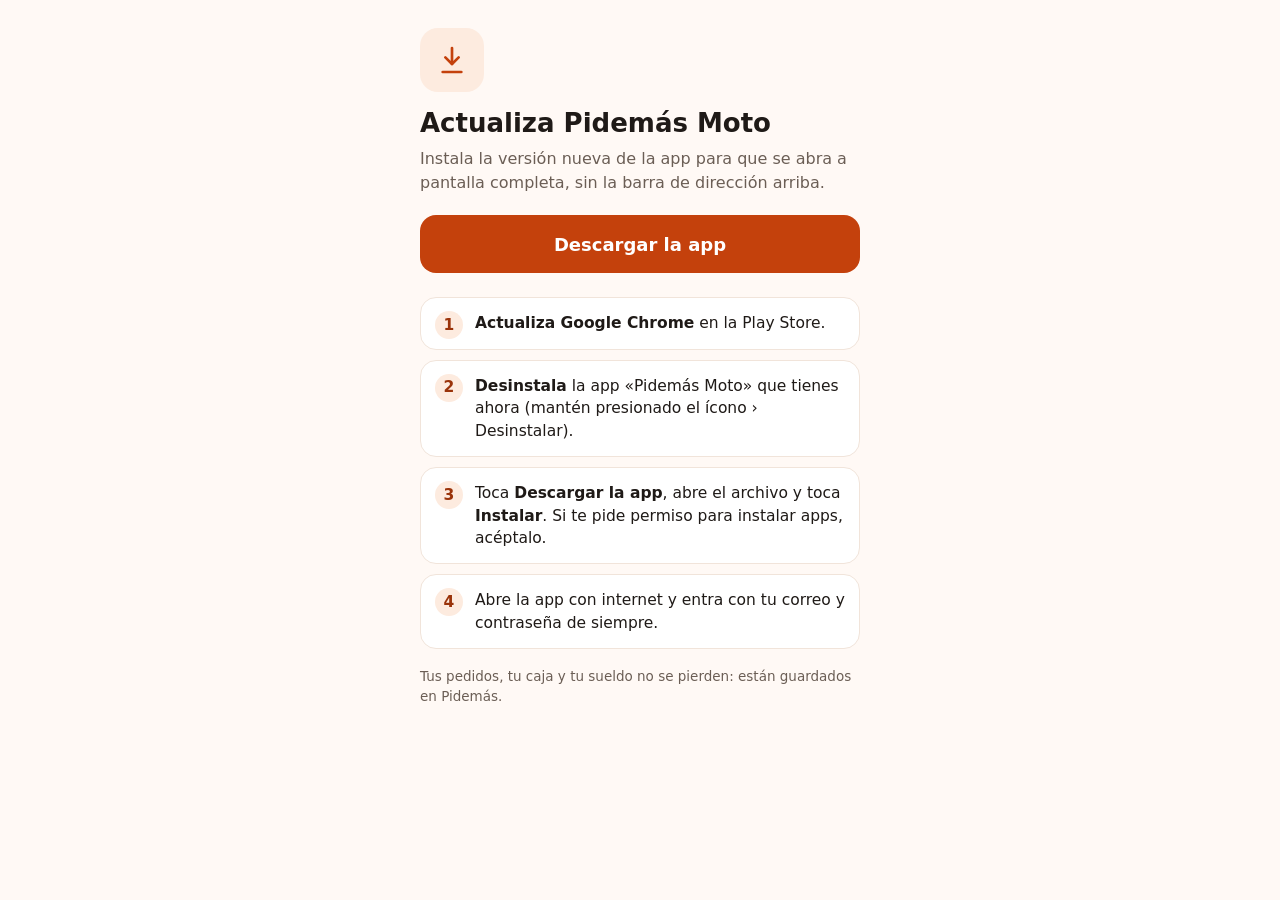
<file: app-moto/index.html>
<!DOCTYPE html>
<html lang="es"><head><meta charset="utf-8"><meta name="viewport" content="width=device-width,initial-scale=1,viewport-fit=cover">
<title>Actualiza Pidemás Moto</title><meta name="theme-color" content="#FFFFFF"><link rel="icon" href="https://pidemas.pe/favicon-32.png">
<style>
body{margin:0;background:#FFF9F5;font-family:Inter,system-ui,-apple-system,Segoe UI,Roboto,sans-serif;color:#1F1A17}
.w{max-width:440px;margin:0 auto;padding:28px 20px 40px}
.ic{width:64px;height:64px;border-radius:18px;background:#FDEBDF;display:flex;align-items:center;justify-content:center;margin-bottom:16px}
h1{font-size:26px;line-height:1.2;margin:0 0 8px}
p{font-size:16px;line-height:1.5;color:#6B5E55;margin:0 0 20px}
.b{display:flex;align-items:center;justify-content:center;height:58px;border-radius:16px;background:#C4410C;color:#fff;font-weight:800;font-size:18px;text-decoration:none;margin:0 0 24px}
ol{margin:0;padding:0;list-style:none;counter-reset:n}
li{counter-increment:n;position:relative;background:#fff;border:1px solid #F1E4DA;border-radius:16px;padding:14px 14px 14px 54px;margin-bottom:10px;font-size:15.5px;line-height:1.45}
li::before{content:counter(n);position:absolute;left:14px;top:13px;width:28px;height:28px;border-radius:50%;background:#FDEBDF;color:#9A330A;font-weight:800;display:flex;align-items:center;justify-content:center}
small{display:block;margin-top:18px;font-size:13.5px;color:#6B5E55;line-height:1.45}
</style></head><body><div class="w">
<div class="ic"><svg width="32" height="32" viewBox="0 0 24 24" fill="none" stroke="#C4410C" stroke-width="2" stroke-linecap="round" stroke-linejoin="round"><path d="M12 3v12"/><path d="m7 10 5 5 5-5"/><path d="M5 21h14"/></svg></div>
<h1>Actualiza Pidemás Moto</h1>
<p>Instala la versión nueva de la app para que se abra a pantalla completa, sin la barra de dirección arriba.</p>
<a class="b" href="https://github.com/pidemasdelivery/motorizado/releases/latest/download/pidemas-motorizado.apk">Descargar la app</a>
<ol>
<li><b>Actualiza Google Chrome</b> en la Play Store.</li>
<li><b>Desinstala</b> la app «Pidemás Moto» que tienes ahora (mantén presionado el ícono › Desinstalar).</li>
<li>Toca <b>Descargar la app</b>, abre el archivo y toca <b>Instalar</b>. Si te pide permiso para instalar apps, acéptalo.</li>
<li>Abre la app con internet y entra con tu correo y contraseña de siempre.</li>
</ol>
<small>Tus pedidos, tu caja y tu sueldo no se pierden: están guardados en Pidemás.</small>
</div></body></html>
</file>
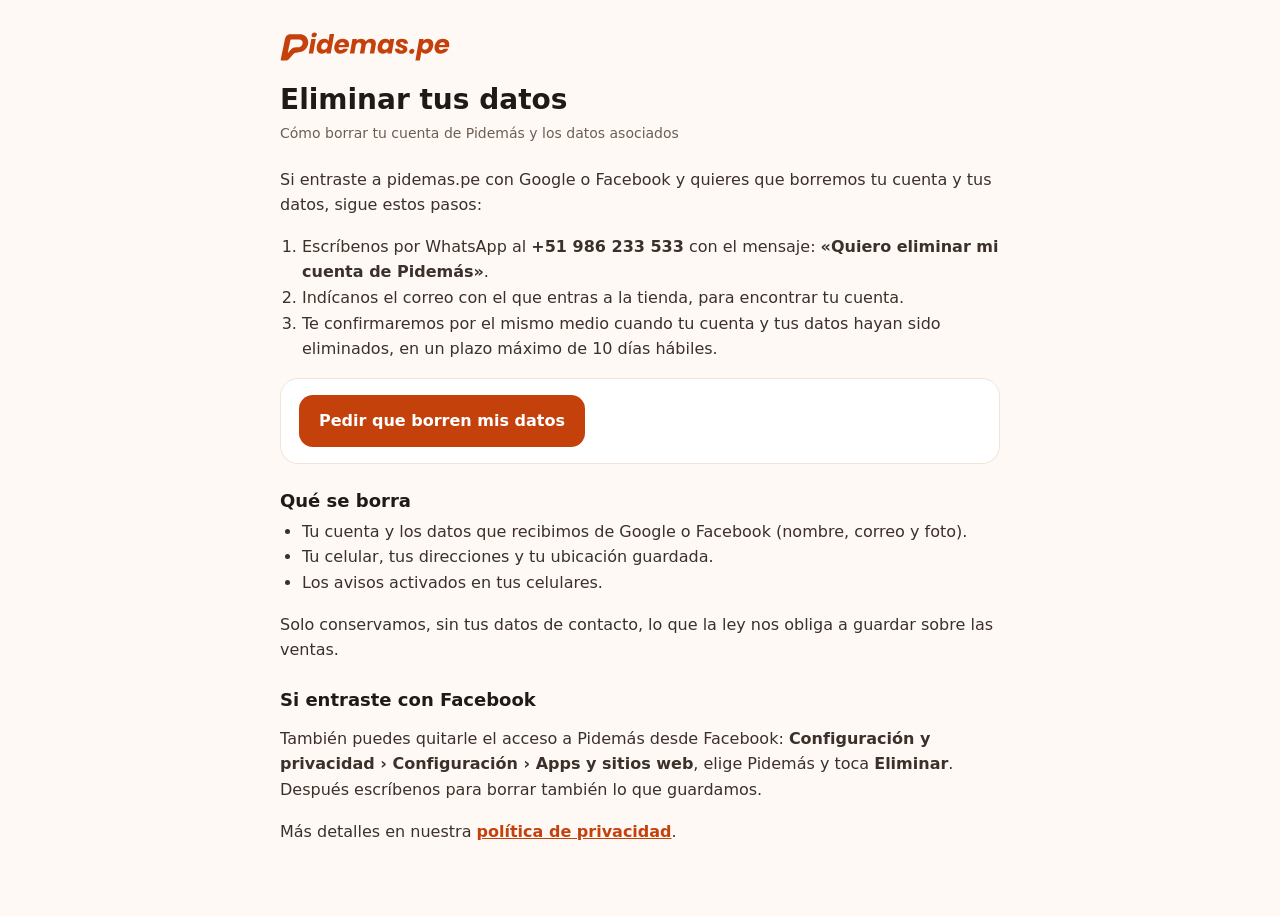
<file: eliminar-datos/index.html>
<!DOCTYPE html>
<html lang="es"><head><meta charset="utf-8"><meta name="viewport" content="width=device-width,initial-scale=1">
<title>Eliminar tus datos · Pidemás Delivery</title><meta name="theme-color" content="#FFFFFF"><link rel="icon" href="/favicon-32.png"><style>
body{margin:0;background:#FFF9F5;font-family:Inter,system-ui,-apple-system,Segoe UI,Roboto,sans-serif;color:#1F1A17}
.w{max-width:720px;margin:0 auto;padding:28px 20px 56px}
.logo{display:block;width:170px;height:auto;margin:4px 0 22px}
h1{font-size:28px;line-height:1.2;margin:0 0 6px}
.f{font-size:14px;color:#6B5E55;margin:0 0 22px}
h2{font-size:18px;margin:26px 0 8px}
p,li{font-size:16px;line-height:1.6;color:#3B302A}
ul,ol{padding-left:22px;margin:6px 0}
.card{background:#FFFFFF;border:1px solid #F1E4DA;border-radius:18px;padding:16px 18px;margin:16px 0}
a{color:#C4410C;font-weight:700}
.b{display:inline-flex;align-items:center;justify-content:center;min-height:52px;padding:0 20px;border-radius:14px;background:#C4410C;color:#FFFFFF;text-decoration:none;font-weight:800;font-size:16px}
</style></head><body><div class="w">
<a href="/"><img class="logo" src="/logo-pidemas-pe.svg" alt="pidemas.pe"></a>
<h1>Eliminar tus datos</h1>
<p class="f">Cómo borrar tu cuenta de Pidemás y los datos asociados</p>
<p>Si entraste a pidemas.pe con Google o Facebook y quieres que borremos tu cuenta y tus datos, sigue estos pasos:</p>
<ol>
<li>Escríbenos por WhatsApp al <b>+51 986 233 533</b> con el mensaje: <b>«Quiero eliminar mi cuenta de Pidemás»</b>.</li>
<li>Indícanos el correo con el que entras a la tienda, para encontrar tu cuenta.</li>
<li>Te confirmaremos por el mismo medio cuando tu cuenta y tus datos hayan sido eliminados, en un plazo máximo de 10 días hábiles.</li>
</ol>
<div class="card"><a class="b" href="https://wa.me/51986233533?text=Quiero%20eliminar%20mi%20cuenta%20de%20Pidem%C3%A1s">Pedir que borren mis datos</a></div>
<h2>Qué se borra</h2>
<ul>
<li>Tu cuenta y los datos que recibimos de Google o Facebook (nombre, correo y foto).</li>
<li>Tu celular, tus direcciones y tu ubicación guardada.</li>
<li>Los avisos activados en tus celulares.</li>
</ul>
<p>Solo conservamos, sin tus datos de contacto, lo que la ley nos obliga a guardar sobre las ventas.</p>
<h2>Si entraste con Facebook</h2>
<p>También puedes quitarle el acceso a Pidemás desde Facebook: <b>Configuración y privacidad › Configuración › Apps y sitios web</b>, elige Pidemás y toca <b>Eliminar</b>. Después escríbenos para borrar también lo que guardamos.</p>
<p>Más detalles en nuestra <a href="/privacidad/">política de privacidad</a>.</p>
</div></body></html>
</file>
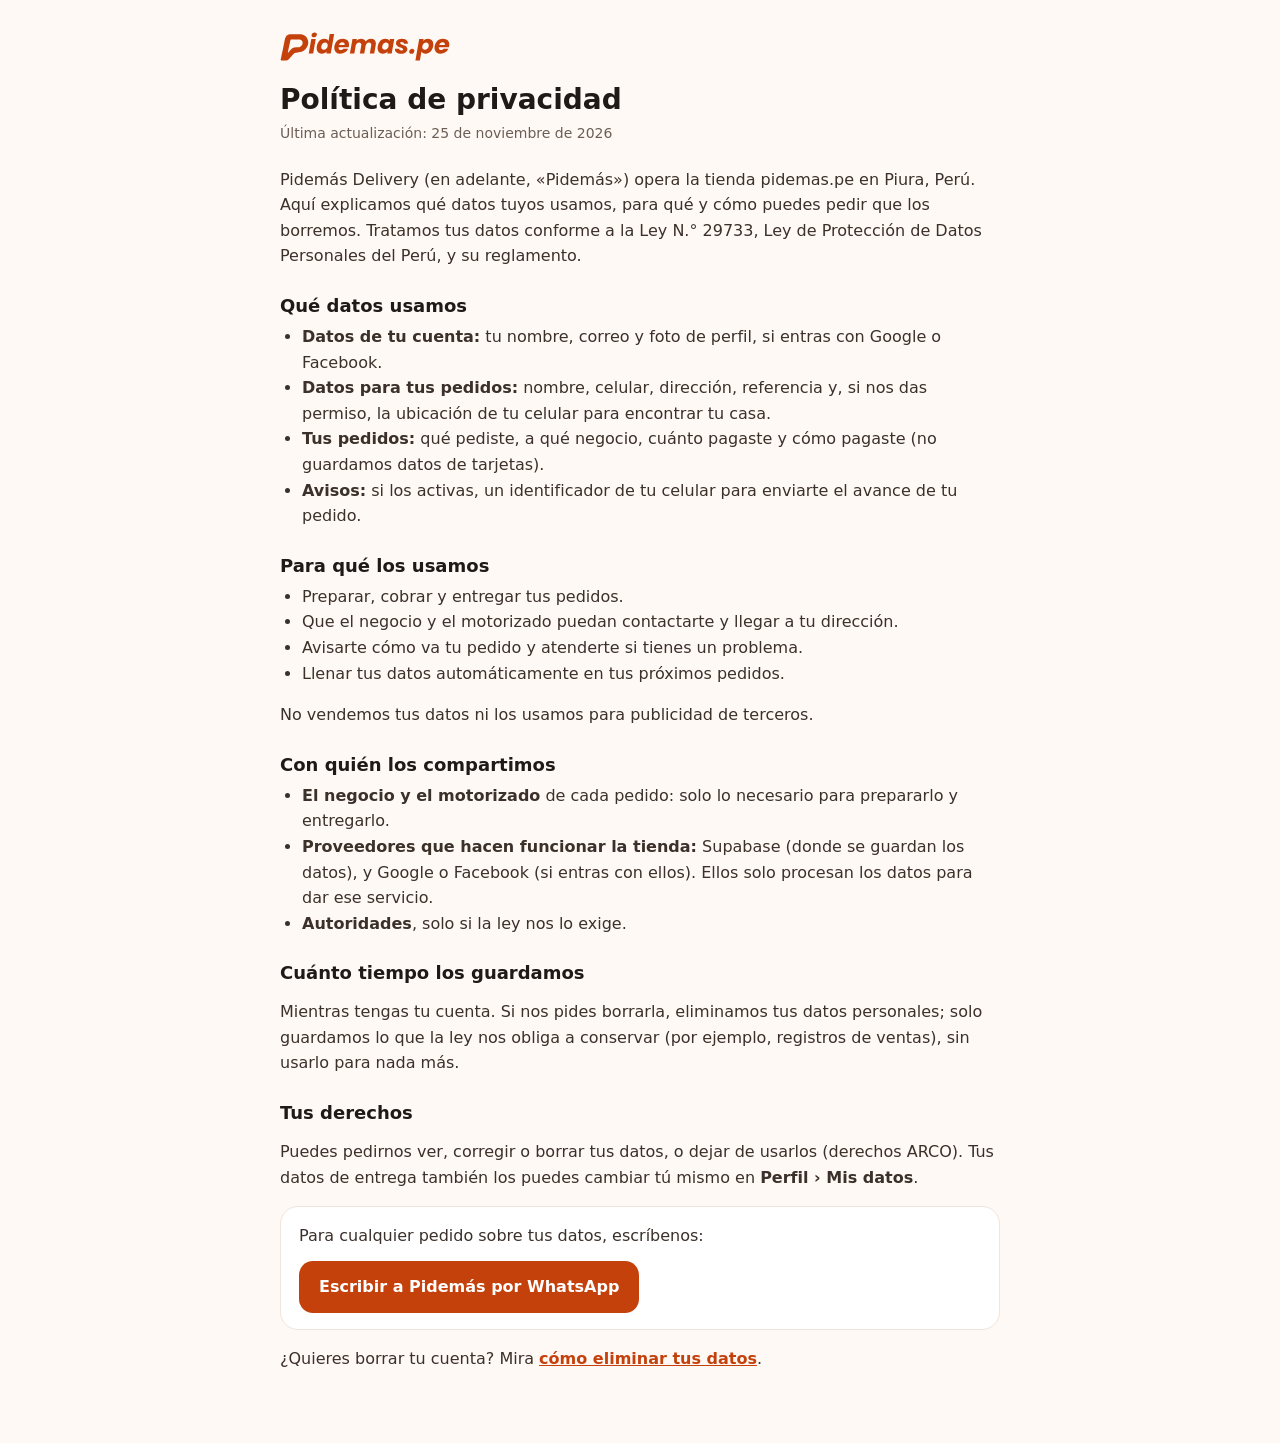
<file: privacidad/index.html>
<!DOCTYPE html>
<html lang="es"><head><meta charset="utf-8"><meta name="viewport" content="width=device-width,initial-scale=1">
<title>Política de privacidad · Pidemás Delivery</title><meta name="theme-color" content="#FFFFFF"><link rel="icon" href="/favicon-32.png"><style>
body{margin:0;background:#FFF9F5;font-family:Inter,system-ui,-apple-system,Segoe UI,Roboto,sans-serif;color:#1F1A17}
.w{max-width:720px;margin:0 auto;padding:28px 20px 56px}
.logo{display:block;width:170px;height:auto;margin:4px 0 22px}
h1{font-size:28px;line-height:1.2;margin:0 0 6px}
.f{font-size:14px;color:#6B5E55;margin:0 0 22px}
h2{font-size:18px;margin:26px 0 8px}
p,li{font-size:16px;line-height:1.6;color:#3B302A}
ul,ol{padding-left:22px;margin:6px 0}
.card{background:#FFFFFF;border:1px solid #F1E4DA;border-radius:18px;padding:16px 18px;margin:16px 0}
a{color:#C4410C;font-weight:700}
.b{display:inline-flex;align-items:center;justify-content:center;min-height:52px;padding:0 20px;border-radius:14px;background:#C4410C;color:#FFFFFF;text-decoration:none;font-weight:800;font-size:16px}
</style></head><body><div class="w">
<a href="/"><img class="logo" src="/logo-pidemas-pe.svg" alt="pidemas.pe"></a>
<h1>Política de privacidad</h1>
<p class="f">Última actualización: 25 de noviembre de 2026</p>
<p>Pidemás Delivery (en adelante, «Pidemás») opera la tienda pidemas.pe en Piura, Perú. Aquí explicamos qué datos tuyos usamos, para qué y cómo puedes pedir que los borremos. Tratamos tus datos conforme a la Ley N.° 29733, Ley de Protección de Datos Personales del Perú, y su reglamento.</p>

<h2>Qué datos usamos</h2>
<ul>
<li><b>Datos de tu cuenta:</b> tu nombre, correo y foto de perfil, si entras con Google o Facebook.</li>
<li><b>Datos para tus pedidos:</b> nombre, celular, dirección, referencia y, si nos das permiso, la ubicación de tu celular para encontrar tu casa.</li>
<li><b>Tus pedidos:</b> qué pediste, a qué negocio, cuánto pagaste y cómo pagaste (no guardamos datos de tarjetas).</li>
<li><b>Avisos:</b> si los activas, un identificador de tu celular para enviarte el avance de tu pedido.</li>
</ul>

<h2>Para qué los usamos</h2>
<ul>
<li>Preparar, cobrar y entregar tus pedidos.</li>
<li>Que el negocio y el motorizado puedan contactarte y llegar a tu dirección.</li>
<li>Avisarte cómo va tu pedido y atenderte si tienes un problema.</li>
<li>Llenar tus datos automáticamente en tus próximos pedidos.</li>
</ul>
<p>No vendemos tus datos ni los usamos para publicidad de terceros.</p>

<h2>Con quién los compartimos</h2>
<ul>
<li><b>El negocio y el motorizado</b> de cada pedido: solo lo necesario para prepararlo y entregarlo.</li>
<li><b>Proveedores que hacen funcionar la tienda:</b> Supabase (donde se guardan los datos), y Google o Facebook (si entras con ellos). Ellos solo procesan los datos para dar ese servicio.</li>
<li><b>Autoridades</b>, solo si la ley nos lo exige.</li>
</ul>

<h2>Cuánto tiempo los guardamos</h2>
<p>Mientras tengas tu cuenta. Si nos pides borrarla, eliminamos tus datos personales; solo guardamos lo que la ley nos obliga a conservar (por ejemplo, registros de ventas), sin usarlo para nada más.</p>

<h2>Tus derechos</h2>
<p>Puedes pedirnos ver, corregir o borrar tus datos, o dejar de usarlos (derechos ARCO). Tus datos de entrega también los puedes cambiar tú mismo en <b>Perfil › Mis datos</b>.</p>
<div class="card"><p style="margin:0 0 12px">Para cualquier pedido sobre tus datos, escríbenos:</p><a class="b" href="https://wa.me/51986233533">Escribir a Pidemás por WhatsApp</a></div>
<p>¿Quieres borrar tu cuenta? Mira <a href="/eliminar-datos/">cómo eliminar tus datos</a>.</p>
</div></body></html>
</file>
